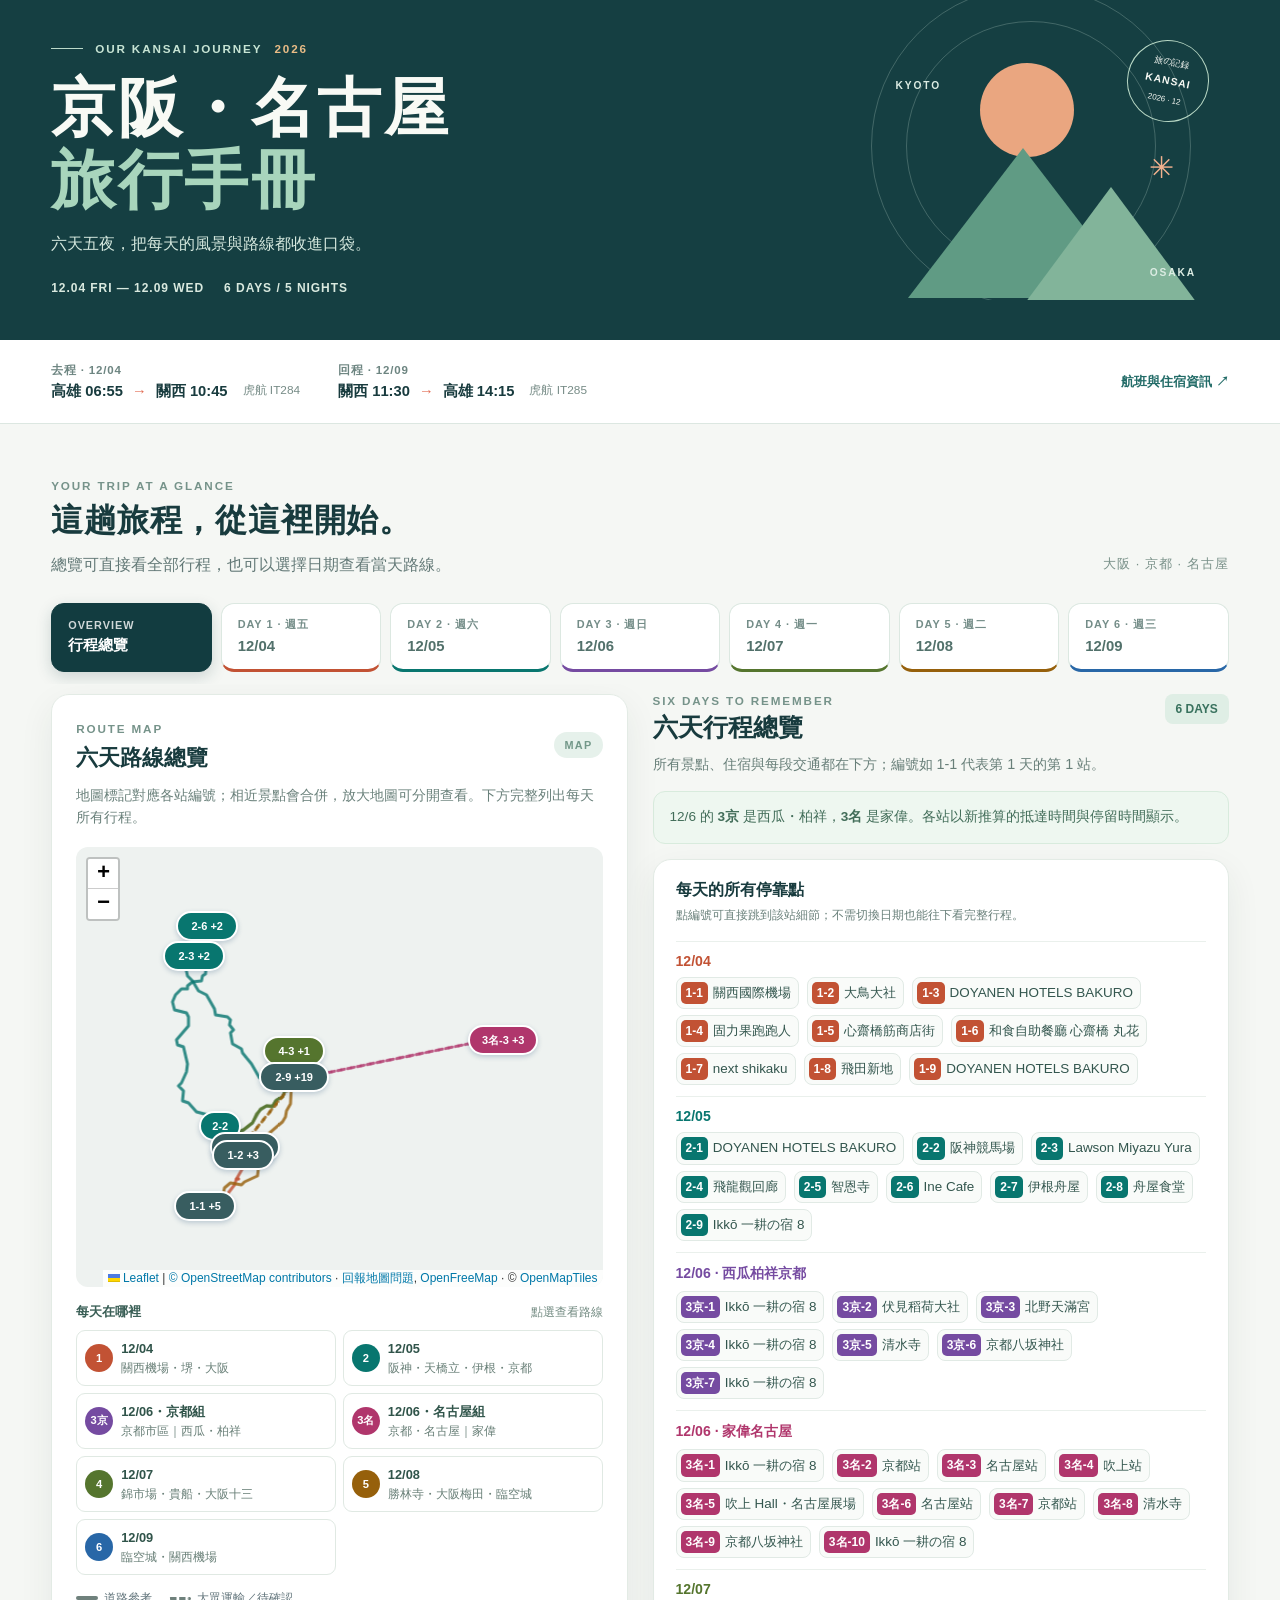
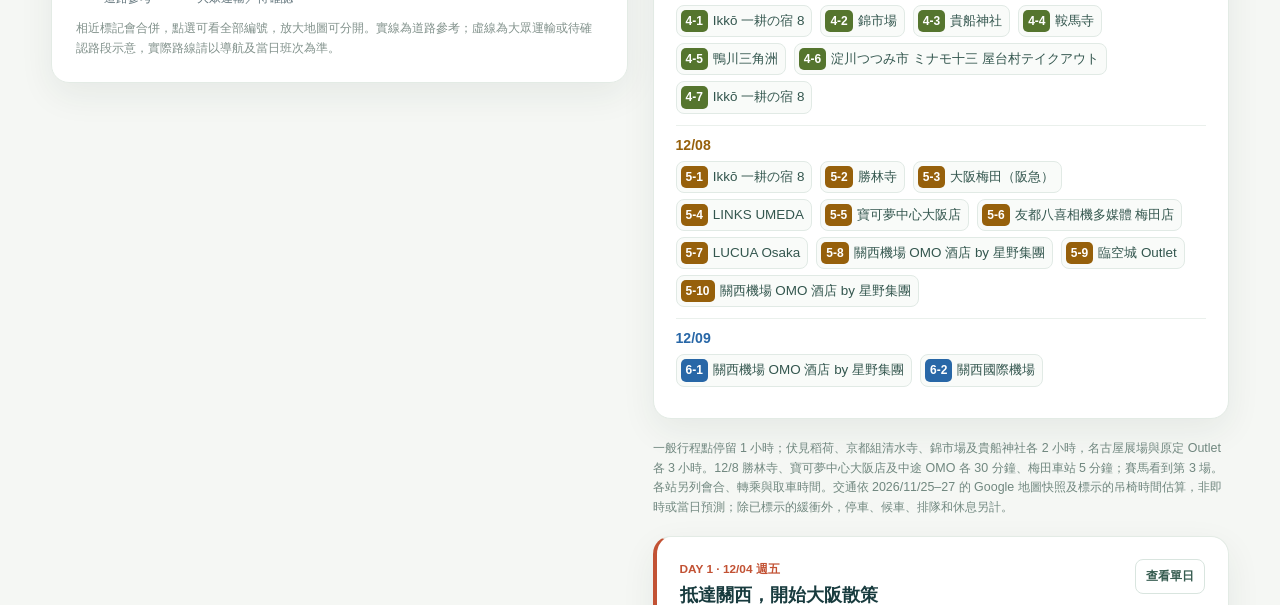
<file: index.html>
<!doctype html><html lang="zh-Hant"><head><meta charset="utf-8"><meta http-equiv="refresh" content="0; url=kansai.html"><title>京阪・名古屋旅行手冊</title></head><body><a href="kansai.html">開啟京阪・名古屋旅行手冊</a></body></html>
</file>
